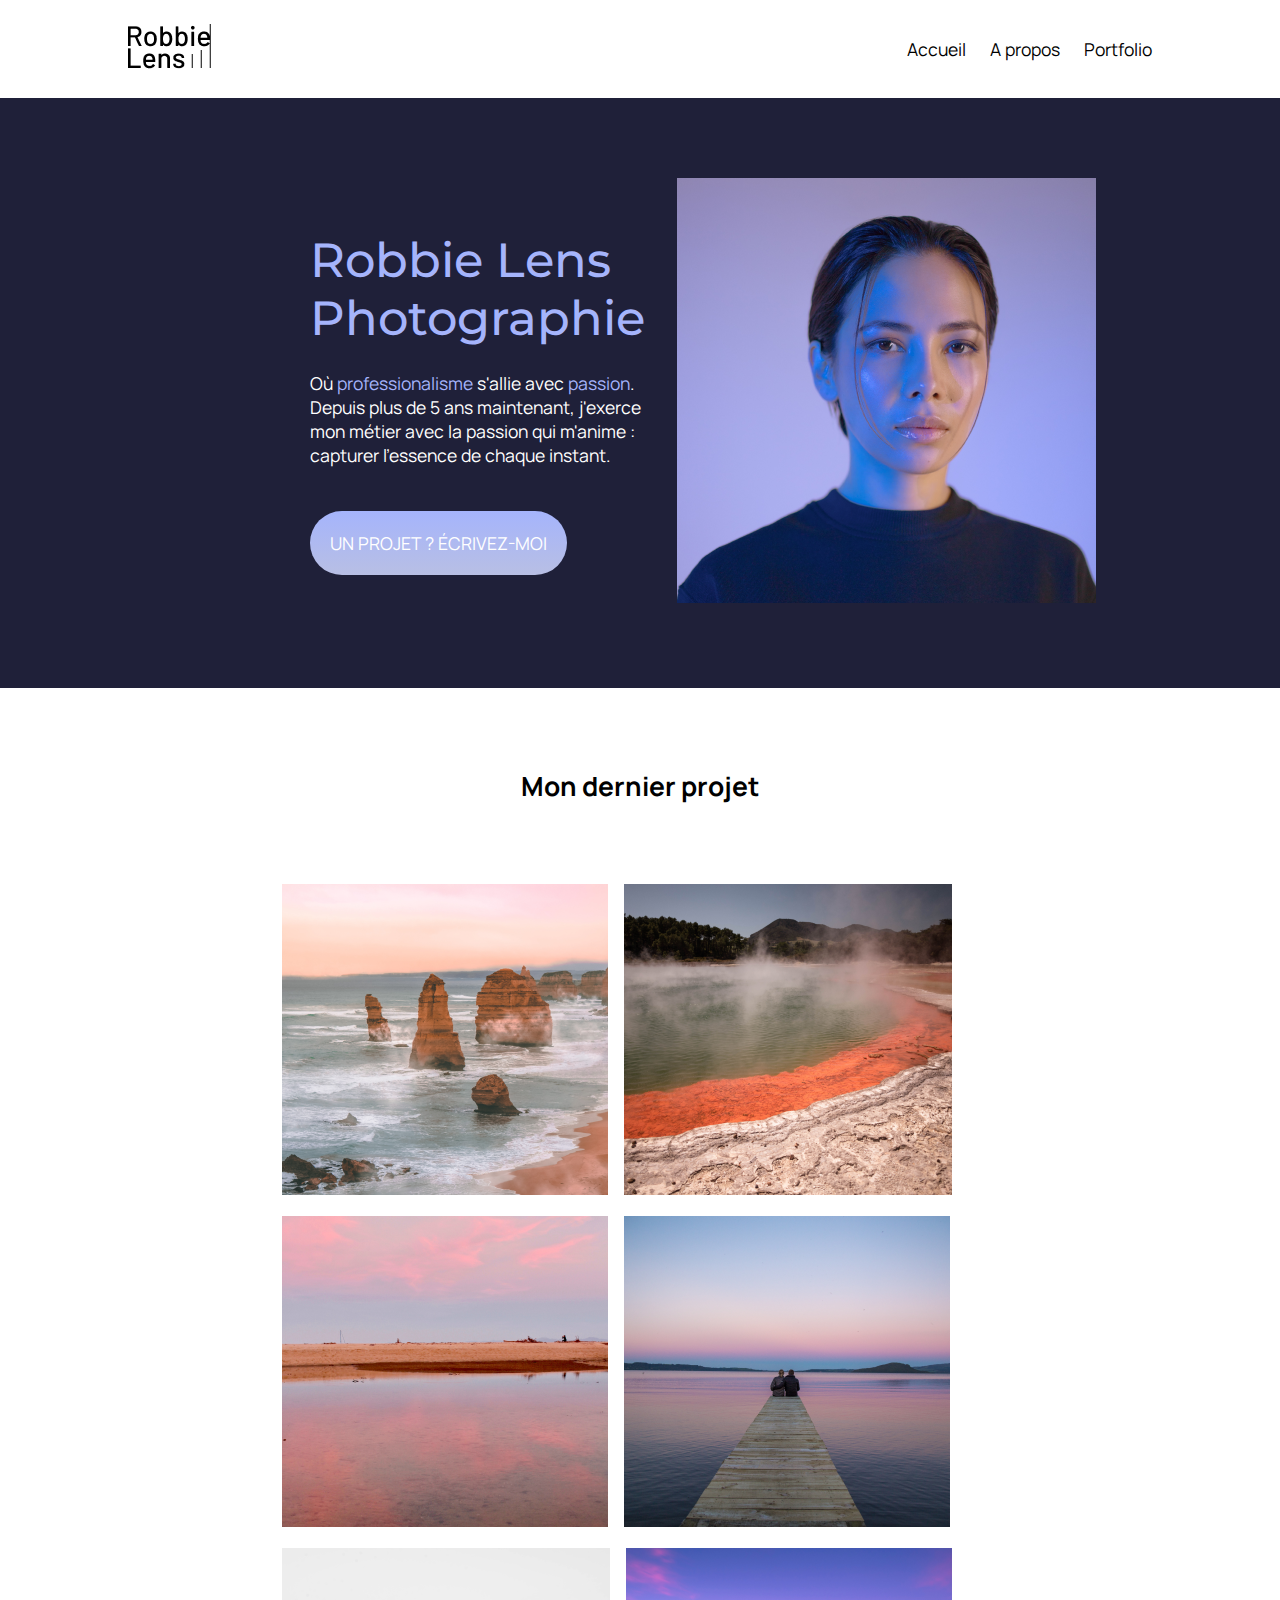
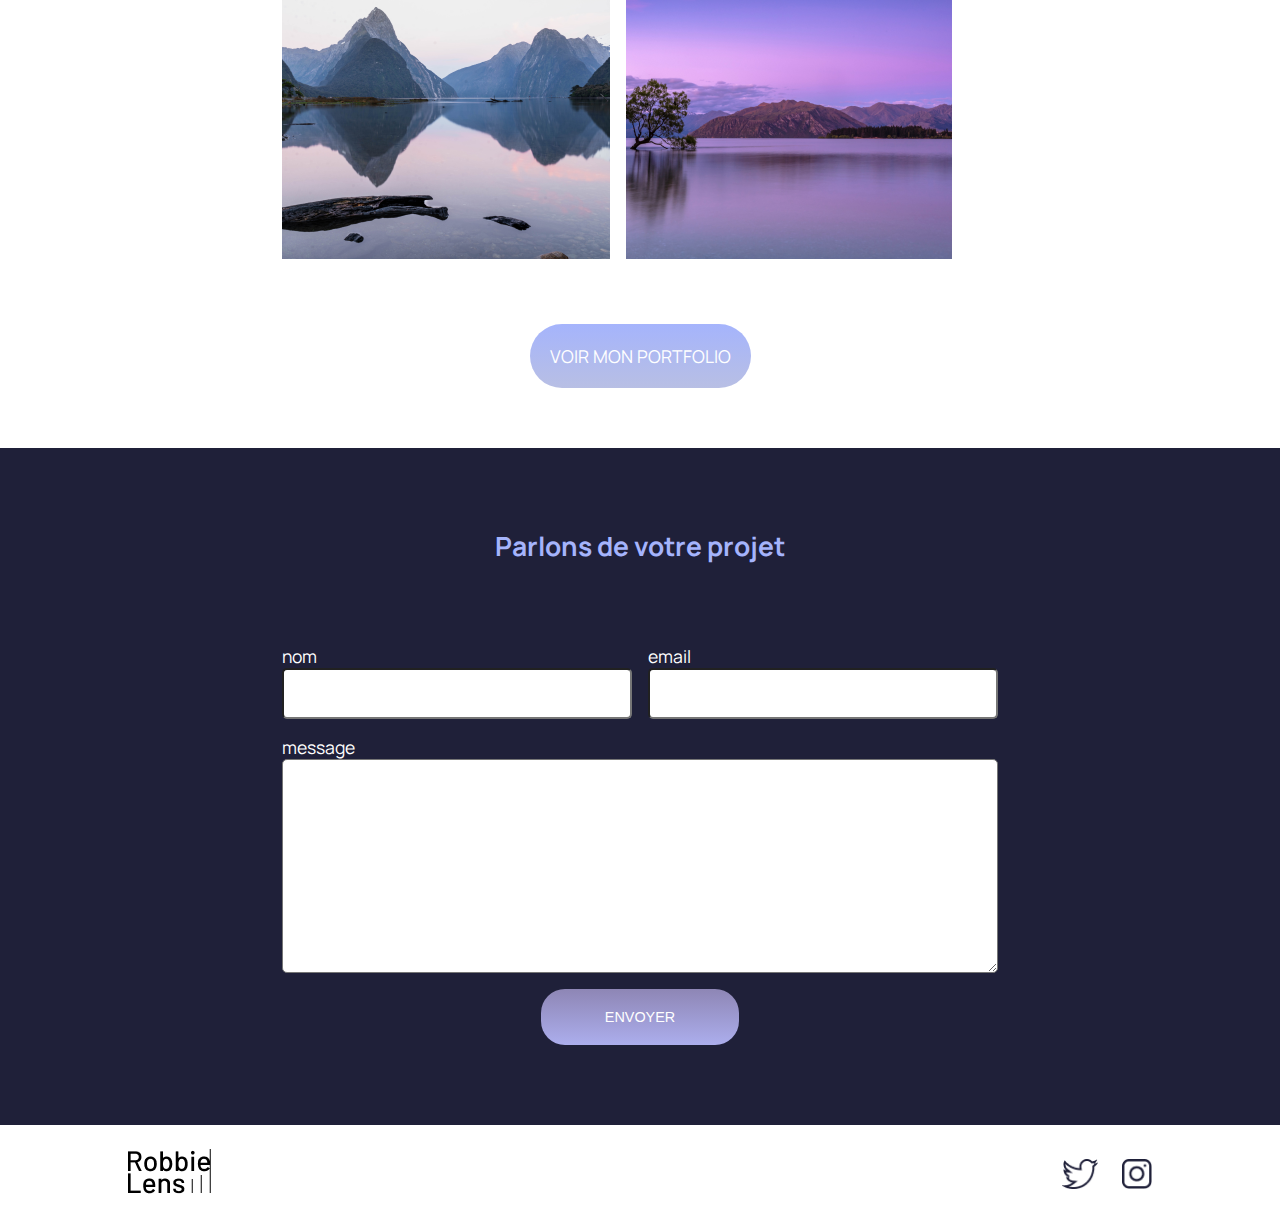
<file: index.html>
<!DOCTYPE html>
<html lang="en">
	<head>
		<meta charset="UTF-8" />
		<meta name="viewport" content="width=device-width, initial-scale=1.0" />
		<link rel="preconnect" href="https://fonts.googleapis.com" />
		<link rel="preconnect" href="https://fonts.gstatic.com" crossorigin />
		<link rel="preconnect" href="https://fonts.googleapis.com" />
		<link rel="preconnect" href="https://fonts.gstatic.com" crossorigin />
		<link
			href="https://fonts.googleapis.com/css2?family=Manrope:wght@200;300;400;500;600;700;800&family=Montserrat:ital,wght@0,300;0,400;0,500;0,600;0,700;0,800;1,300;1,400;1,500;1,600&display=swap"
			rel="stylesheet"
		/>
		<link rel="stylesheet" href="css/style.css" />
		<title>Accueil - Robbie Lens</title>
	</head>
	<body>
		<header>
			<div class="header-container">
				<div class="logo">
					<img src="images/logo.png" alt="Log Robbie Lens" />
				</div>
				<nav class="link">
					<a href="index.html">Accueil</a>
					<a href="pages/about.html"> A propos</a>
					<a href="pages/portfolio.html">Portfolio</a>
				</nav>
			</div>
		</header>

		<main>
			<section class="infos-container">
				<div class="infos">
					<h1>Robbie Lens Photographie</h1>

					<p>
						Où <span>professionalisme</span> s'allie avec <span>passion</span>.
						Depuis plus de 5 ans maintenant, j'exerce mon métier avec la passion
						qui m'anime : capturer l'essence de chaque instant.
					</p>

					<div class="cta-container">
						<a class="cta" href="#">UN PROJET ? ÉCRIVEZ-MOI</a>
					</div>
				</div>
				<div class="image-container">
					<img src="images/robbie-lens.png" alt="Robbie Lens" />
				</div>
			</section>

			<section class="projects-section">
				<h2>Mon dernier projet</h2>
				<div class="projects-container">
					<div class="projetc-img">
						<img src="images/accueil/element-1.png" alt="Projet 1" />
					</div>
					<div class="projetc-img">
						<img src="images/accueil/element-2.png" alt="Projet 2" />
					</div>
					<div class="projetc-img">
						<img src="images/accueil/element-3.png" alt="Projet 3" />
					</div>
					<div class="projetc-img">
						<img src="images/accueil/element-4.png" alt="Projet 4" />
					</div>
					<div class="projetc-img">
						<img src="images/accueil/element-5.png" alt="Projet 5" />
					</div>
					<div class="projetc-img">
						<img src="images/accueil/element-6.png" alt="Projet 6" />
					</div>
				</div>
				<div class="btn-container">
					<a class="cta" href="#">VOIR MON PORTFOLIO</a>
				</div>
			</section>
			<section class="form-section">
				<h2>Parlons de votre projet</h2>
				<form action="get">
					<div class="flex">
						<div class="flex-column">
							<label for="name">nom</label>
							<input type="text" name="name" id="name" />
						</div>
						<div class="flex-column">
							<label for="email">email</label>
							<input type="email" name="email" id="email" />
						</div>
					</div>
					<div class="flex-column">
						<label for="message">message</label>
						<textarea name="message" id="message" rows="12"></textarea>
					</div>
					<div class="btn-action-container">
						<input class="btn" type="button" value="Envoyer" />
					</div>
				</form>
			</section>
		</main>

		<footer>
			<div class="header-container">
				<div class="logo">
					<img src="images/logo.png" alt="logo Robbie Lens" />
				</div>
				<div class="link">
					<img
						class="logo-social-network"
						src="images/twitter.png"
						alt="twitter"
					/>
					<img
						class="logo-social-network"
						src="images/instagram.png"
						alt="instagram"
					/>
				</div>
			</div>
		</footer>
	</body>
</html>
</file>
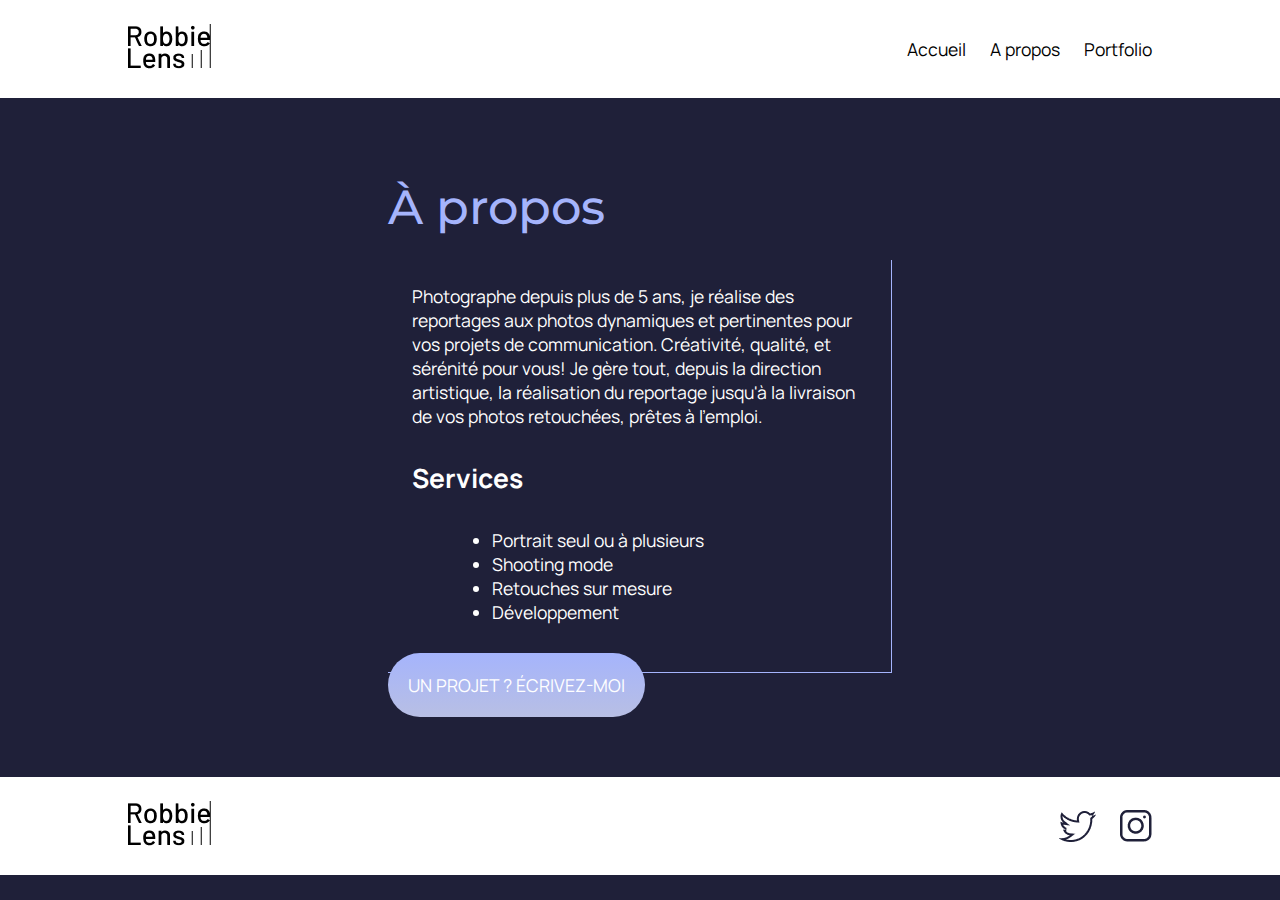
<file: pages/about.html>
<!DOCTYPE html>
<html lang="en">
	<head>
		<meta charset="UTF-8" />
		<meta name="viewport" content="width=device-width, initial-scale=1.0" />
		<link rel="preconnect" href="https://fonts.googleapis.com" />
		<link rel="preconnect" href="https://fonts.gstatic.com" crossorigin />
		<link rel="preconnect" href="https://fonts.googleapis.com" />
		<link rel="preconnect" href="https://fonts.gstatic.com" crossorigin />
		<link
			href="https://fonts.googleapis.com/css2?family=Manrope:wght@200;300;400;500;600;700;800&family=Montserrat:ital,wght@0,300;0,400;0,500;0,600;0,700;0,800;1,300;1,400;1,500;1,600&display=swap"
			rel="stylesheet"
		/>
		<link rel="stylesheet" href="../css/style.css" />
		<title>A propos - Robbie Lens Photographie</title>
	</head>
	<body>
		<header>
			<div class="header-container">
				<div class="logo">
					<img src="../images/logo.png" alt="Log Robbie Lens" />
				</div>
				<div class="link">
					<a href="../index.html">Accueil</a>
					<a href="about.html"> A propos</a>
					<a href="portfolio.html">Portfolio</a>
				</div>
			</div>
		</header>
		<main>
			<section class="services-section">
				<div class="infos-services">
					<h1>À propos</h1>
					<div class="text-info">
						<p>
							Photographe depuis plus de 5 ans, je réalise des reportages aux
							photos dynamiques et pertinentes pour vos projets de
							communication. Créativité, qualité, et sérénité pour vous! Je gère
							tout, depuis la direction artistique, la réalisation du reportage
							jusqu'à la livraison de vos photos retouchées, prêtes à l'emploi.
						</p>
						<h2>Services</h2>
						<ul>
							<li>Portrait seul ou à plusieurs</li>
							<li>Shooting mode</li>
							<li>Retouches sur mesure</li>
							<li>Développement</li>
						</ul>
					</div>
					<div class="cta-container">
						<a class="cta" href="#">UN PROJET ? ÉCRIVEZ-MOI</a>
					</div>
				</div>
			</section>
		</main>
		<footer>
			<div class="header-container">
				<div class="logo">
					<img src="../images/logo.png" alt="logo Robbie Lens" />
				</div>
				<div class="link">
					<img src="../images/twitter.png" alt="twitter" />
					<img src="../images/instagram.png" alt="instagram" />
				</div>
			</div>
		</footer>
	</body>
</html>
</file>
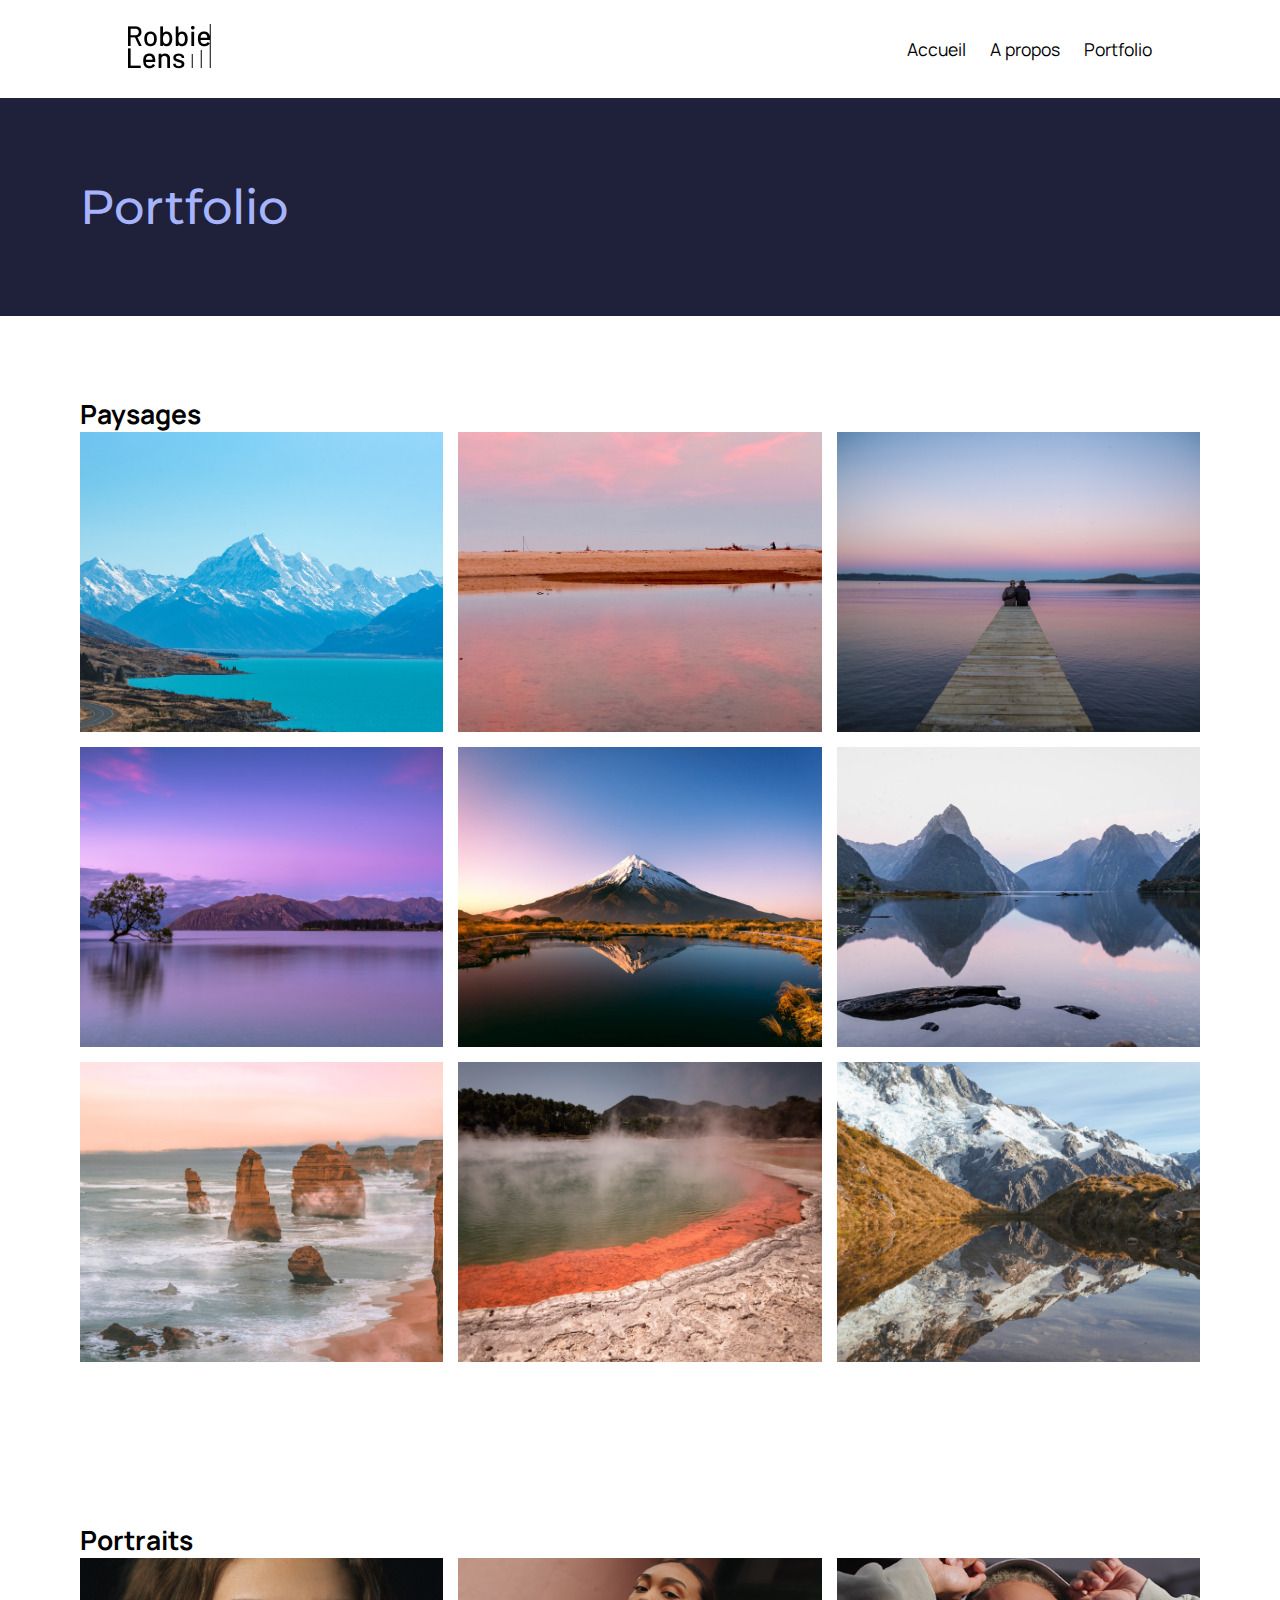
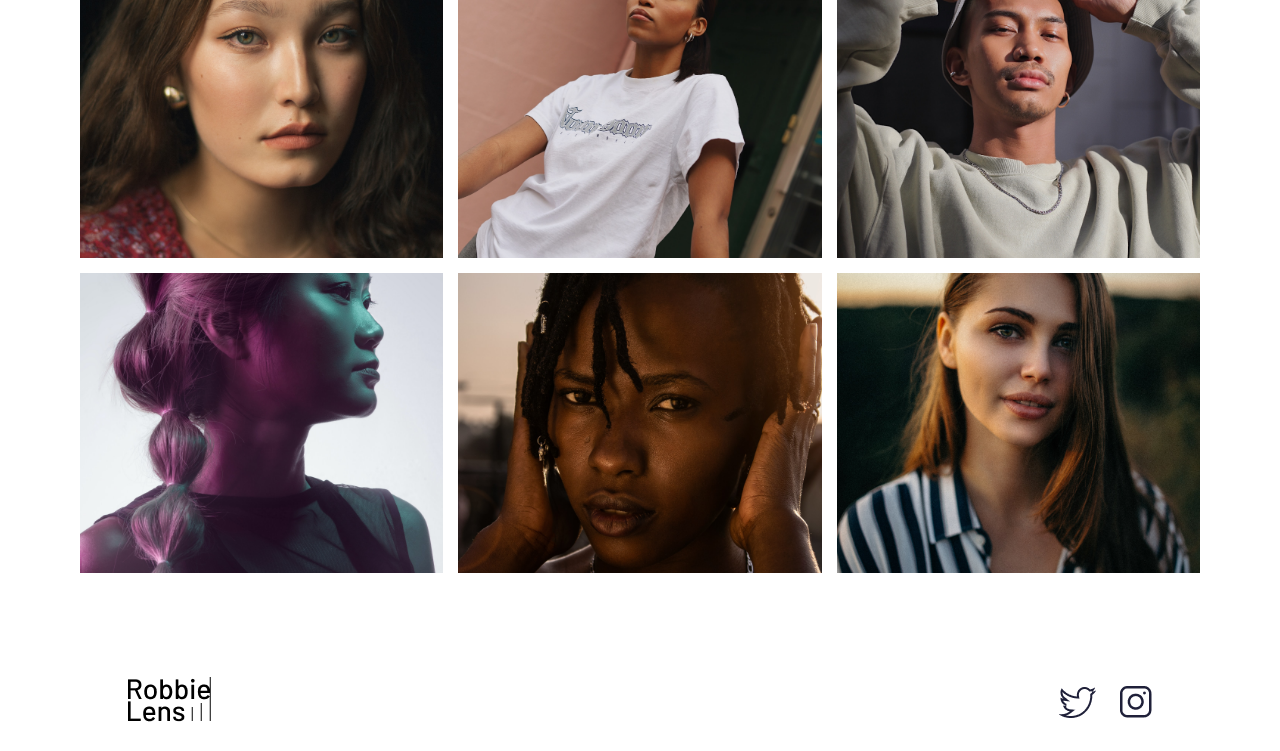
<file: pages/portfolio.html>
<!DOCTYPE html>
<html lang="en">
  <head>
    <meta charset="UTF-8" />
    <meta name="viewport" content="width=device-width, initial-scale=1.0" />
    <link rel="preconnect" href="https://fonts.googleapis.com" />
    <link rel="preconnect" href="https://fonts.gstatic.com" crossorigin />
    <link rel="preconnect" href="https://fonts.googleapis.com" />
    <link rel="preconnect" href="https://fonts.gstatic.com" crossorigin />
    <link
      href="https://fonts.googleapis.com/css2?family=Manrope:wght@200;300;400;500;600;700;800&family=Montserrat:ital,wght@0,300;0,400;0,500;0,600;0,700;0,800;1,300;1,400;1,500;1,600&display=swap"
      rel="stylesheet"
    />
    <link rel="stylesheet" href="../css/style.css" />
    <link rel="stylesheet" href="../css/portfolio.css" />
    <title>Portfolio - Robbie Lens</title>
  </head>
  <body>
    <header>
      <div class="header-container">
        <div class="logo">
          <img src="../images/logo.png" alt="Log Robbie Lens" />
        </div>
        <div class="link">
          <a href="../index.html">Accueil</a>
          <a href="about.html"> A propos</a>
          <a href="portfolio.html">Portfolio</a>
        </div>
      </div>
    </header>
    <main>
      <section>
        <h1>Portfolio</h1>
      </section>
      <section class="paysages-section">
        <h2>Paysages</h2>
        <div class="paysages-grid-container">
          <div class="img-container">
            <img src="../images/portfolio/paysage1.jpg" alt="paysage" />
            <div class="img-link">
              <a href="../images/portfolio/paysage1.jpg">Voir la photo</a>
            </div>
          </div>
          <div class="img-container">
            <img src="../images/portfolio/paysage2.jpg" alt="paysage" />
            <div class="img-link">
              <a href="../images/portfolio/paysage2.jpg">Voir la photo</a>
            </div>
          </div>
          <div class="img-container">
            <img src="../images/portfolio/paysage3.jpg" alt="paysage" />
            <div class="img-link">
              <a href="../images/portfolio/paysage3.jpg">Voir la photo</a>
            </div>
          </div>
          <div class="img-container">
            <img src="../images/portfolio/paysage4.jpg" alt="paysage" />
            <div class="img-link">
              <a href="../images/portfolio/paysage4.jpg">Voir la photo</a>
            </div>
          </div>
          <div class="img-container">
            <img src="../images/portfolio/paysage5.jpg" alt="paysage" />
            <div class="img-link">
              <a href="../images/portfolio/paysage5.jpg">Voir la photo</a>
            </div>
          </div>
          <div class="img-container">
            <img src="../images/portfolio/paysage6.jpg" alt="paysage" />
            <div class="img-link">
              <a href="../images/portfolio/paysage6.jpg">Voir la photo</a>
            </div>
          </div>
          <div class="img-container">
            <img src="../images/portfolio/paysage7.jpg" alt="paysage" />
            <div class="img-link">
              <a href="../images/portfolio/paysage7.jpg">Voir la photo</a>
            </div>
          </div>
          <div href="../images/portfolio/paysage8.jpg" class="img-container">
            <img src="../images/portfolio/paysage8.jpg" alt="paysage" />
            <div class="img-link">
              <a href="#">Voir la photo</a>
            </div>
          </div>
          <div href="../images/portfolio/paysage9.jpg" class="img-container">
            <img src="../images/portfolio/paysage9.jpg" alt="paysage" />
            <div class="img-link">
              <a href="#">Voir la photo</a>
            </div>
          </div>
        </div>
      </section>
      <section class="portraits-section">
        <h2>Portraits</h2>
        <div class="portraits-section-grid">
          <div>
            <img src="../images/portfolio/portrait1.jpg" alt="portrait" />
          </div>
          <div>
            <img src="../images/portfolio/portrait2.jpg" alt="portrait" />
          </div>
          <div>
            <img src="../images/portfolio/portrait3.jpg" alt="portrait" />
          </div>
          <div>
            <img src="../images/portfolio/portrait4.jpg" alt="portrait" />
          </div>
          <div>
            <img src="../images/portfolio/portrait5.jpg" alt="portrait" />
          </div>
          <div>
            <img src="../images/portfolio/portrait6.jpg" alt="portrait" />
          </div>
        </div>
      </section>
    </main>
    <footer>
      <div class="header-container">
        <div class="logo">
          <img src="../images/logo.png" alt="logo Robbie Lens" />
        </div>
        <div class="link">
          <img src="../images/twitter.png" alt="twitter" />
          <img src="../images/instagram.png" alt="instagram" />
        </div>
      </div>
    </footer>
  </body>
</html>
</file>
<file: css/style.css>
* {
	padding: 0;
	margin: 0;
	box-sizing: border-box;
}

body {
	font-family: 'Manrope', sans-serif;
	background: #1f2039;
	font-size: 1.1rem;
}

footer,
header {
	background: #ffffff;
}

.header-container {
	width: 80%;
	display: flex;
	justify-content: space-between;
	margin: auto;
	padding: 24px 0 24px 0;
}

.link {
	display: flex;
	align-items: center;
	gap: 24px;
}

.logo-social-network {
	height: 30px;
}

header a {
	text-decoration: none;
	color: #000000;
}

section {
	padding: 80px;
}

main .infos-container {
	display: flex;
	width: 64%;
	margin: auto;
	color: #ffffff;
	align-items: center;
	gap: 32px;
}

h1 {
	font-family: 'Montserrat', sans-serif;
	font-size: 3rem;
	font-weight: 500;
	color: #a5b4fc;
}

span {
	color: #a5b4fc;
}

.infos-container p {
	margin-top: 24px;
	margin-bottom: 64px;
}

.projects-section {
	width: 100%;
	background: #ffffff;
	text-align: center;
}

.projects-section h2 {
	padding-bottom: 80px;
}

.projects-container {
	display: flex;
	flex-wrap: wrap;
	width: 64%;
	margin: auto;
	gap: 16px;
}

.btn-container {
	margin-top: 80px;
}

.cta {
	text-decoration: none;
	background: linear-gradient(#a5b4fc, #b8bfe4);
	color: #ffffff;
	border-radius: 32px;
	padding: 20px;
}

.form-section {
	background: #1f2039;
}

.form-section h2 {
	color: #a5b4fc;
	text-align: center;
}

.form-section form {
	padding-top: 80px;
	width: 64%;
	margin: auto;
}

.flex {
	display: flex;
	gap: 16px;
	margin-bottom: 16px;
}

.flex .flex-column {
	width: 100%;
}

input,
textarea {
	padding: 16px;
	border-radius: 5px;
}

.flex-column {
	display: flex;
	flex-direction: column;
}

.form-section label {
	color: white;
}

form .btn-action-container {
	padding-top: 16px;
	text-align: center;
}

form .btn {
	padding: 20px 64px;
	border-radius: 24px;
	cursor: pointer;
	outline: none;
	color: white;
	font-size: 0.9rem;
	border: none;
	background: linear-gradient(#8e86b5, #acaeed);
	text-transform: uppercase;
}

form .btn:hover {
	background: #8e86b5;
}

/* Abbout */

.infos-services {
	width: 45%;
	margin: auto;
	color: #ffffff;
}

.text-info {
	border-right: 1px solid #a5b4fc;
	border-bottom: 1px solid #a5b4fc;
	padding: 24px 16px 48px 24px;
}

.infos-services h1 {
	margin-bottom: 24px;
}

.infos-services h2 {
	padding: 32px 0;
}

ul {
	padding-left: 80px;
}
</file>
<file: css/portfolio.css>
.paysages-section,
.portraits-section {
  background: #fff;
}

.paysages-grid-container {
  display: grid;
  grid-template-columns: 1fr 1fr 1fr;
  grid-template-rows: 300px 300px 300px;
  gap: 15px;
}

.portraits-section-grid {
  display: grid;
  grid-template-columns: 1fr 1fr 1fr;
  grid-template-rows: 300px 300px;
  gap: 15px;
}

.paysages-grid-container img,
.portraits-section-grid img {
  width: 100%;
  height: 100%;
  object-fit: cover;
}

.img-container {
  position: relative;
}

.img-link {
  background-color: rgb(48, 66, 74, 0.5);
  position: absolute;
  top: 0;
  width: 100%;
  height: 100%;
  display: none;
  align-items: center;
  justify-content: center;
}

.img-link a {
  color: #fff;
  text-decoration: none;
}

.img-container:hover .img-link {
  display: flex;
}
</file>
